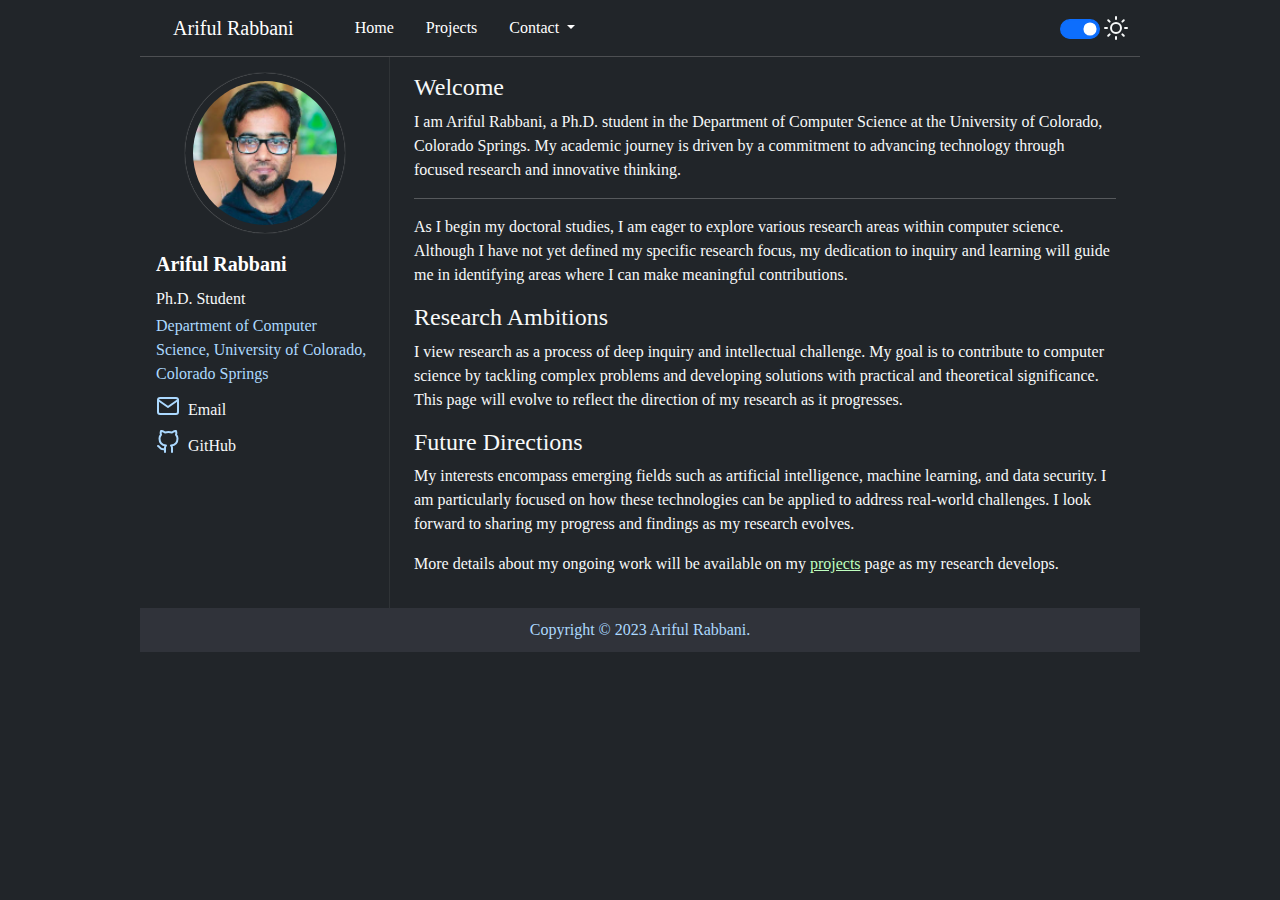
<file: index.html>
<!DOCTYPE html>
<html lang='en'>

<head>
	<meta charset='utf-8'>
	<meta name='viewport' content='width=device-width, initial-scale=1'>
	<meta name='description' content='Portfolio for Ariful'>
	<meta name='author' content='Ariful Rabbani'>
	<title>Home - Ariful</title>
	<link rel='icon' href='favicon.svg'>
	<link href='lib/css/bootstrap.min.css' rel='stylesheet'>
	<link href='style.min.css' type='text/css' rel='stylesheet'>
</head>

<body class='bg-color'>
	<header class='container-main navbar navbar-expand-md navbar-light bg-color sticky-top border-bottom-dim'>
		<div class='container'>
			<a class='navbar-brand text-center fs-5 col-md-2 border-0 bg-transparent text-color-bold'>Ariful Rabbani</a>
			<button class='navbar-toggler text-color' type='button' data-bs-toggle='collapse'
				data-bs-target='#navbarContent' aria-controls='navbarContent' aria-expanded='false'
				aria-label='Toggle navigation'>
				<span class='navbar-toggler-icon' data-feather='menu'></span>
			</button>
			<div class='collapse navbar-collapse' id='navbarContent'>
				<ul class='navbar-nav me-auto'>
					<li class='nav-item ms-3'><a class='nav-link nav-link-uline fs-6 text-color-bold'
							href='/'><b>Home</b></a>
					</li>
					<li class='nav-item ms-3'><a class='nav-link nav-link-uline fs-6 text-color-bold'
							href='projects'>Projects</a></li>
					<li class='nav-item dropdown ms-3'>
						<a class='nav-link dropdown-toggle nav-link-uline fs-6 text-color-bold' href='#' role='button'
							data-bs-toggle='dropdown' aria-expanded='false'>
							Contact
						</a>
						<div id='portfolioDropdown' class='dropdown-menu p-0 bg-color'
							aria-labelledby='portfolioDropdown'>
							<a class='dropdown-item text-color custom-dropdown-item' href='resume'>Resume</a>
							<a class='dropdown-item text-color custom-dropdown-item' id='contactNav' href='contact'>Contact</a>
						</div>
					</li>
				</ul>
				<div class='form-check form-switch float-end'>
					<label class='form-check-label text-color' for='nightModeToggle'>
						<i id='dayNightIcon' data-feather='sun'></i>
					</label>
					<input class='form-check-input' type='checkbox' id='nightModeToggle'
						onchange='toggleDayNightIcon()'>
				</div>
			</div>
		</div>
	</header>
	<div class='container-main d-flex flex-wrap bg-color fade'>
		<nav class='navbar col-md-3 col-lg-3 d-md-block bg-color sidebar'>
			<div class='position-sticky pt-3 sidebar-sticky'>
				<ul class='nav flex-column'>
					<li class='nav-item'>
						<canvas id='profile' class='fade' width='600' height='600'></canvas>
					</li>
					<li class='nav-link nav-item mt-3'><span
							class='active fs-5 font-weight-bold text-color-bold'><b>Ariful Rabbani</b></span>
					</li>
					<li class='nav-item'><span class='nav-link active fs-6 text-color'>Ph.D. Student</span><span class='nav-link fs-6 text-color-dim'
							style='padding-top: 0; margin-top: -5px;'>Department of Computer Science, University of
							Colorado, Colorado Springs</span></li>
					<li class='nav-item'><a class='nav-link fs-6 text-color' href='mailto:krabbani@uccs.edu'
							target='_blank' rel='noopener noreferrer'><span data-feather='mail'
								class='align-text-bottom text-color-dim'></span>
							Email</a></li>
					<li class='nav-item'><a class='nav-link fs-6 text-color' href='https://github.com/arirab'
							target='_blank' rel='noopener noreferrer'><span data-feather='github'
								class='align-text-bottom text-color-dim'></span>
							GitHub</a></li>
				</ul>
			</div>
		</nav>
		<main class='col-md-9 ms-sm-auto col-lg-9 p-3 px-md-4 bg-color'>
			<h4 class='text-color'>Welcome</h4>
			<p class='text-color'>
				I am Ariful Rabbani, a Ph.D. student in the Department of Computer Science at the University of Colorado, Colorado Springs. My academic journey is driven by a commitment to advancing technology through focused research and innovative thinking.
			</p>
			<hr class='text-color'>
			<p class='fs-6 text-color'>
				As I begin my doctoral studies, I am eager to explore various research areas within computer science. Although I have not yet defined my specific research focus, my dedication to inquiry and learning will guide me in identifying areas where I can make meaningful contributions.
			</p>
		
			<h4 class='text-color'>Research Ambitions</h4>
			<p class='text-color'>
				I view research as a process of deep inquiry and intellectual challenge. My goal is to contribute to computer science by tackling complex problems and developing solutions with practical and theoretical significance. This page will evolve to reflect the direction of my research as it progresses.
			</p>
		
			<h4 class='text-color'>Future Directions</h4>
			<p class='text-color'>
				My interests encompass emerging fields such as artificial intelligence, machine learning, and data security. I am particularly focused on how these technologies can be applied to address real-world challenges. I look forward to sharing my progress and findings as my research evolves.
			</p>
		
			<p class='text-color'>
				More details about my ongoing work will be available on my <a href='projects'>projects</a> page as my research develops.
			</p>
		</main>
		
		
	</div>
	<footer class='container-main footer text-color-dim bg-color-dim'>
		<div class='row'>
			<div class='col text-center'>
				Copyright © 2023 Ariful Rabbani.
			</div>
		</div>
	</footer>
	<script src='lib/js/bootstrap.bundle.min.js' defer></script>
	<script src='lib/js/feather.min.js'></script>
	<script type='text/javascript' src='script.min.js'></script>
	<script type='text/javascript'>
		// Draw the profile image on the canvas if supported, otherwise insert the image element
		window.onload = function () {
			let canvas = document.getElementById('profile');
			if (canvas.getContext) {
				var ctx = canvas.getContext('2d');
				var img = new Image();
				img.onload = function () {
					ctx.drawImage(img, 0, 0, 600, 600);
					canvas.classList.add('show');
				}
				img.src = 'img/profile.jpg';
			} else {
				// Canvas is not supported, insert the image
				var imgElement = document.createElement('img');
				imgElement.id = 'profileImgFallback';
				imgElement.src = 'img/profile.jpg';
				imgElement.alt = 'Profile image of Ariful Rabbani';
				imgElement.classList.add('fade');
				canvas.parentNode.replaceChild(imgElement, canvas);
				imgElement.onload = function () {
					imgElement.classList.add('show');
				}
			}
		};
	</script>
</body>

</html>
</file>
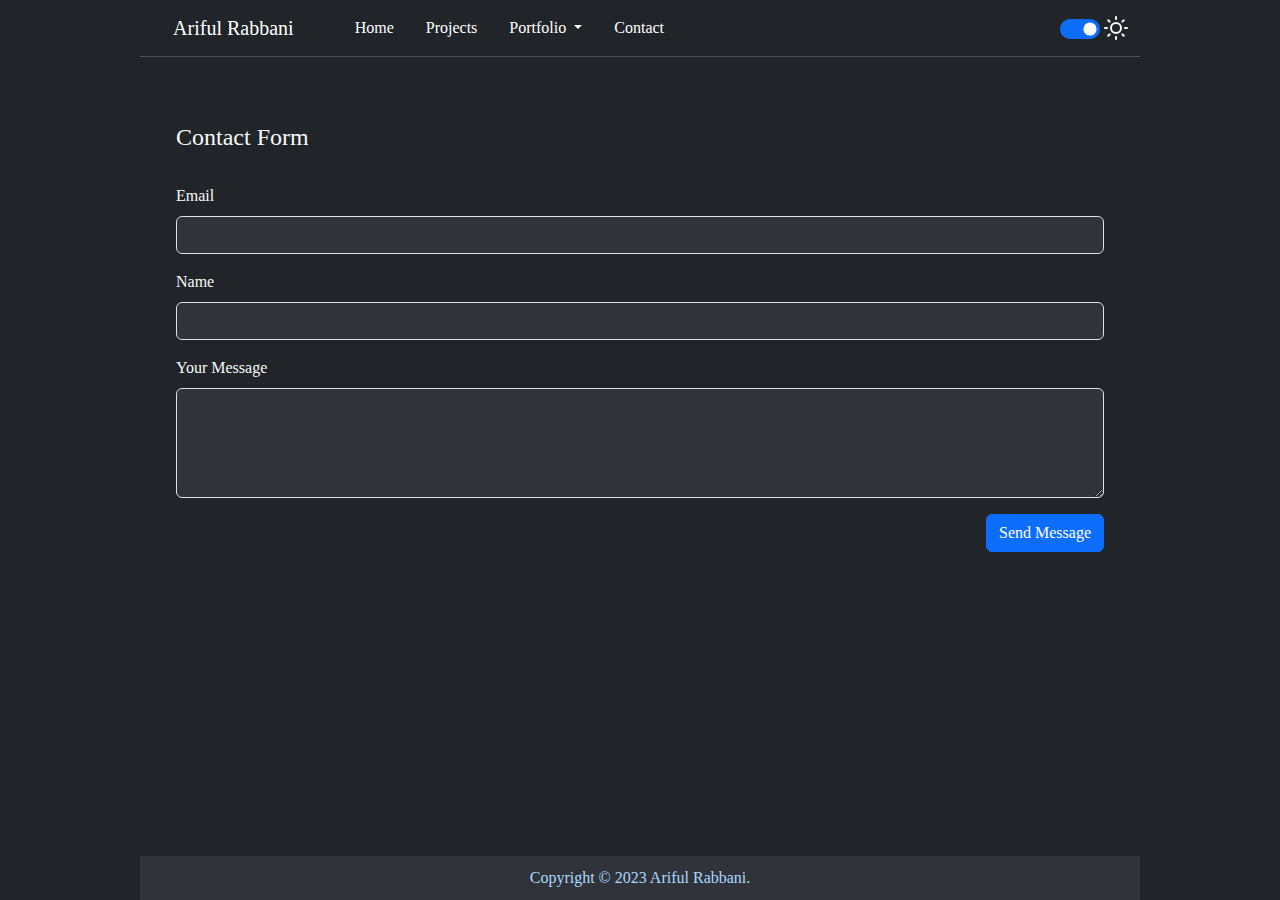
<file: contact.html>
<!DOCTYPE html>
<html lang='en'>

<head>
	<meta charset='utf-8'>
	<meta name='viewport' content='width=device-width, initial-scale=1'>
	<meta name='description' content='Contact'>
	<meta name='author' content='Ariful Rabbani'>
	<title>Contact · Simeon</title>
	<link rel='icon' href='favicon.svg'>
	<link href='lib/css/bootstrap.min.css' rel='stylesheet'>
	<link href='style.min.css' type='text/css' rel='stylesheet'>
</head>

<body class='bg-color'>
	<header class='container-main navbar navbar-expand-md navbar-light bg-color sticky-top border-bottom-dim'>
		<div class='container'>
			<a class='navbar-brand text-center fs-5 col-md-2 border-0 bg-transparent text-color-bold'>Ariful Rabbani</a>
			<button class='navbar-toggler text-color' type='button' data-bs-toggle='collapse'
				data-bs-target='#navbarContent' aria-controls='navbarContent' aria-expanded='false'
				aria-label='Toggle navigation'>
				<span class='navbar-toggler-icon' data-feather='menu'></span>
			</button>
			<div class='collapse navbar-collapse' id='navbarContent'>
				<ul class='navbar-nav me-auto'>
					<li class='nav-item ms-3'><a class='nav-link nav-link-uline fs-6 text-color-bold' href='/'>Home</a>
					</li>
					<li class='nav-item ms-3'><a class='nav-link nav-link-uline fs-6 text-color-bold'
							href='projects'>Projects</a></li>
					<li class='nav-item dropdown ms-3'>
						<a class='nav-link dropdown-toggle nav-link-uline fs-6 text-color-bold' href='#' role='button'
							data-bs-toggle='dropdown' aria-expanded='false'>
							Portfolio
						</a>
						<div id='portfolioDropdown' class='dropdown-menu p-0 bg-color'
							aria-labelledby='portfolioDropdown'>
							<a class='dropdown-item text-color custom-dropdown-item' href='resume'>Resume</a>
						</div>
					</li>
					<li class='nav-item ms-3'>
						<a class='nav-link nav-link-uline fs-6 text-color-bold' id='contactNav'
							href='contact'><b>Contact</b></a>
					</li>
				</ul>
				<div class='form-check form-switch float-end'>
					<label class='form-check-label text-color' for='nightModeToggle'>
						<i id='dayNightIcon' data-feather='sun'></i>
					</label>
					<input class='form-check-input' type='checkbox' id='nightModeToggle'
						onchange='toggleDayNightIcon()'>
				</div>
			</div>
		</div>
	</header>
	<div id='form-container' class='container-main d-flex flex-wrap bg-color fade'>
		<main class='col-md-12 ms-sm-auto col-lg-12 px-md-4 bg-color'>
			<div class='d-flex justify-content-between flex-wrap flex-md-nowrap align-items-center pt-3 pb-2 mb-3'>
				<div class='container text-color p-o'>
					<script type='text/javascript'>
						var submitted = false;
					</script>
					<!-- Hidden iframe for form submission -->
					<iframe name='hidden_iframe' id='hidden_iframe' style='display:none;'
						onload='if(submitted) {window.location="submitted.html";}'></iframe>
					<form id='contact-form'
						action='https://docs.google.com/forms/d/e/1FAIpQLSfMSezQyjxUFghM6xsoLHSjy2PbtQzi0zCv_HOwnER5W7D8_A/formResponse?embedded=true'
						method='POST' target='hidden_iframe' onsubmit='saveMessageToStorage(); submitted=true;'>
						<h4 id='form-header' class='text-color'>Contact Form</h4>
						<br>
						<!-- <i data-feather='coffee' class='text-color-dimmer float-end'
							style='width: 50px; height: 50px; margin-top: -25px; rotate(-90deg);'></i> -->
						<div class='mb-3'>
							<label for='email' class='form-label text-color'>Email</label>
							<input type='email' class='form-control text-color bg-color-dim' id='email'
								name='entry.851633341' required>
						</div>
						<div class='mb-3'>
							<label for='name' class='form-label text-color'>Name</label>
							<input type='text' class='form-control text-color bg-color-dim' id='name'
								name='entry.1644470241' required>
						</div>
						<div class='mb-3'>
							<label for='message' class='form-label text-color'>Your Message</label>
							<textarea class='form-control text-color bg-color-dim' id='message' rows='4'
								name='entry.1799038713' required></textarea>
						</div>
						<button type='submit' class='btn btn-primary float-end'>Send Message</button>
					</form>
				</div>
			</div>
		</main>
	</div>
	<footer class='container-main footer text-color-dim bg-color-dim'>
		<div class='row'>
			<div class='col text-center'>
				Copyright © 2023 Ariful Rabbani.
			</div>
		</div>
	</footer>
	<script src='lib/js/bootstrap.bundle.min.js' defer></script>
	<script src='lib/js/feather.min.js'></script>
	<script type='text/javascript' src='script.min.js'></script>

	<script type='text/javascript'>
		// Adjust the iframe height to fit the window
		function adjustIframeHeight() {
			const headerHeight = document.querySelector('header').offsetHeight;
			const footerHeight = document.querySelector('footer').offsetHeight;
			const iframeHeight = window.innerHeight - headerHeight - footerHeight;
			document.getElementById('form-container').style.height = iframeHeight + 'px';
		}
		window.addEventListener('resize', adjustIframeHeight);
		window.addEventListener('DOMContentLoaded', adjustIframeHeight);

		// Hide footer on mobile devices when input is focused
		const footer = document.querySelector('.footer');
		const inputs = document.querySelectorAll('input, textarea');
		if (window.innerHeight > window.innerWidth) { // Mobile devices
			inputs.forEach(input => {
				input.addEventListener('focus', () => {
					footer.style.opacity = '0';
				});
				input.addEventListener('blur', () => {
					footer.style.opacity = '1';
				});
			});
		}

		function saveMessageToStorage() {
			const message = document.getElementById('message').value;
			const email = document.getElementById('email').value;
			const name = document.getElementById('name').value;
			localStorage.setItem('submittedMessage', message);
			localStorage.setItem('submittedEmail', email);
			localStorage.setItem('submittedName', name);
		}
	</script>

</body>

</html>
</file>
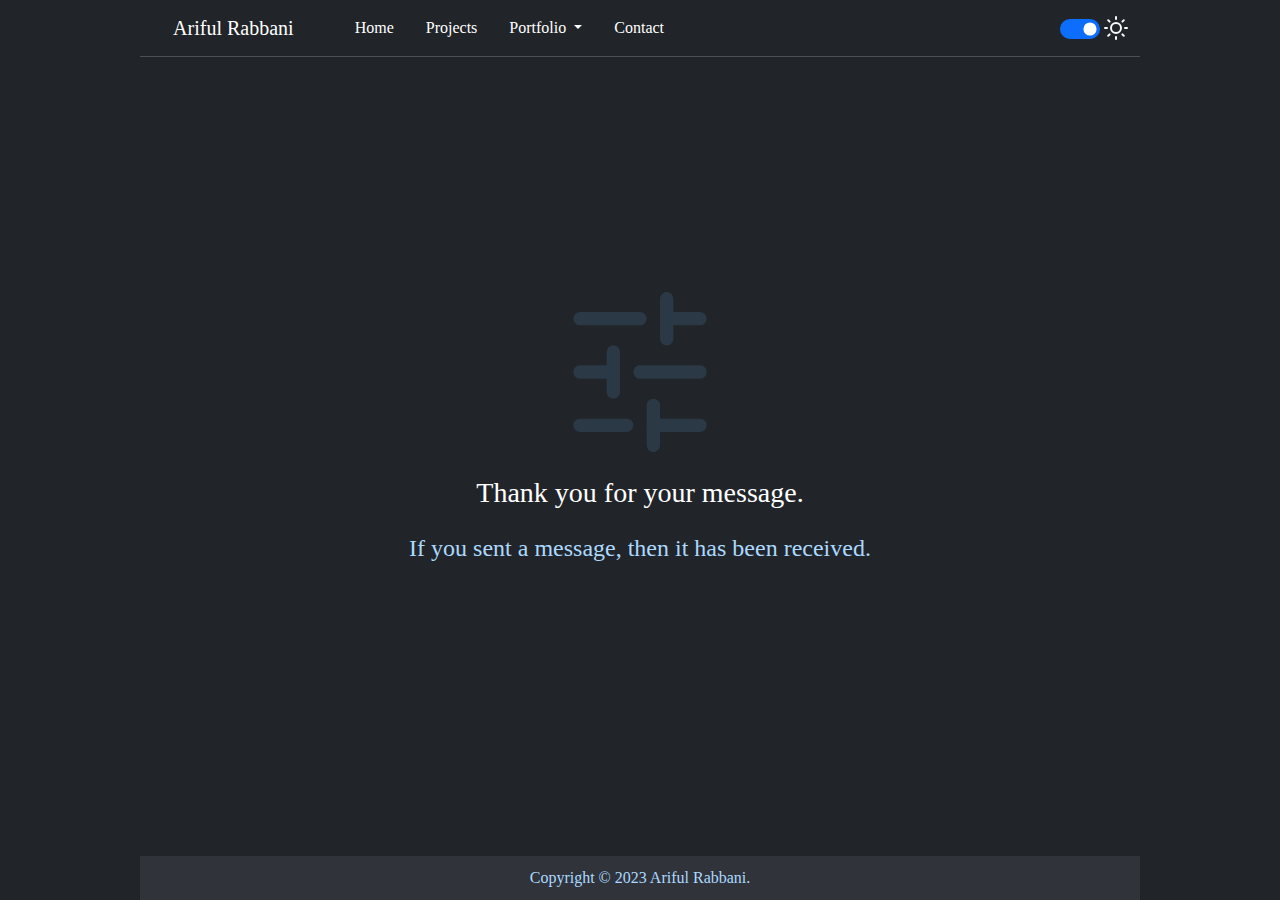
<file: submitted.html>
<!DOCTYPE html>
<html lang='en'>

<head>
	<meta charset='utf-8'>
	<meta name='viewport' content='width=device-width, initial-scale=1'>
	<meta name='description' content='Message submitted'>

	<meta name='author' content='Ariful Rabbani'>
	<title>Thank you for your message</title>
	<link rel='icon' href='favicon.svg'>
	<link href='lib/css/bootstrap.min.css' rel='stylesheet'>
	<link href='style.min.css' type='text/css' rel='stylesheet'>
</head>

<body class='bg-color'>
	<header class='container-main navbar navbar-expand-md navbar-light bg-color sticky-top border-bottom-dim'>
		<div class='container'>
			<a class='navbar-brand text-center fs-5 col-md-2 border-0 bg-transparent text-color-bold'>Ariful Rabbani</a>
			<button class='navbar-toggler text-color' type='button' data-bs-toggle='collapse'
				data-bs-target='#navbarContent' aria-controls='navbarContent' aria-expanded='false'
				aria-label='Toggle navigation'>
				<span class='navbar-toggler-icon' data-feather='menu'></span>
			</button>
			<div class='collapse navbar-collapse' id='navbarContent'>
				<ul class='navbar-nav me-auto'>
					<li class='nav-item ms-3'><a class='nav-link nav-link-uline fs-6 text-color-bold' href='/'>Home</a>
					</li>
					<li class='nav-item ms-3'><a class='nav-link nav-link-uline fs-6 text-color-bold'
							href='projects'>Projects</a></li>
					<li class='nav-item dropdown ms-3'>
						<a class='nav-link dropdown-toggle nav-link-uline fs-6 text-color-bold' href='#' role='button'
							data-bs-toggle='dropdown' aria-expanded='false'>
							Portfolio
						</a>
						<div id='portfolioDropdown' class='dropdown-menu p-0 bg-color'
							aria-labelledby='portfolioDropdown'>
							<a class='dropdown-item text-color custom-dropdown-item' href='resume'>Resume</a>
						</div>
					</li>
					<li class='nav-item ms-3'>
						<a class='nav-link nav-link-uline fs-6 text-color-bold' id='contactNav'
							href='contact'><b>Contact</b></a>
					</li>
				</ul>
				<div class='form-check form-switch float-end'>
					<label class='form-check-label text-color' for='nightModeToggle'>
						<i id='dayNightIcon' data-feather='sun'></i>
					</label>
					<input class='form-check-input' type='checkbox' id='nightModeToggle'
						onchange='toggleDayNightIcon()'>
				</div>
			</div>
		</div>
	</header>
	<div id='container' class='container-main d-flex flex-wrap bg-color fade justify-content-center align-items-center'
		style='min-height: 60vh;'>
		<div class='text-center'>
			<i data-feather='sliders' class='mb-4 text-color-dimmer user-select-none'
				style='width: 160px; height: 160px; margin-top: -50px; transform: rotate(-90deg);'></i>

			<h3 class='text-color-bold mb-4 animated fadeIn user-select-none'>Thank you for your message.</h3>
			<h4 id='messageStatus' class='text-color-dim animated fadeIn delay-1s user-select-none'></h4>

			<div id='submissionBox' class='mt-4 p-4 rounded bg-color-dimmer text-start'>
				<p class='mb-2 user-select-none'>
					<span class='text-color-dim'>Submitted Name:</span>
					<span id='displayName' class='text-color' style='user-select: all;'></span>
				</p>
				<p class='mb-2 user-select-none'>
					<span class='text-color-dim'>Submitted Email:</span>
					<span id='displayEmail' class='text-color' style='user-select: all;'></span>
				</p>
				<p class='mb-2 user-select-none'>
					<span class='text-color-dim'>Submitted Message:</span>
				</p>
				<pre id='displayMessage' class='text-color mb-0' style='white-space: pre-wrap; user-select: all;'></pre>
			</div>

		</div>
	</div>
	<footer class='container-main footer text-color-dim bg-color-dim'>
		<div class='row'>
			<div class='col text-center'>
				Copyright © 2023 Ariful Rabbani.
			</div>
		</div>
	</footer>
	<script src='lib/js/bootstrap.bundle.min.js' defer></script>
	<script src='lib/js/feather.min.js'></script>
	<script type='text/javascript' src='script.min.js'></script>

	<script type='text/javascript'>
		// Adjust the iframe height to fit the window
		function adjustIframeHeight() {
			const headerHeight = document.querySelector('header').offsetHeight;
			const footerHeight = document.querySelector('footer').offsetHeight;
			const iframeHeight = window.innerHeight - headerHeight - footerHeight;
			document.getElementById('container').style.height = iframeHeight + 'px';
		}

		window.addEventListener('resize', adjustIframeHeight);

		// Save the message to local storage in case the user wants to view it again
		document.addEventListener('DOMContentLoaded', function () {
			adjustIframeHeight();
			const submittedMessage = localStorage.getItem('submittedMessage');
			const submittedEmail = localStorage.getItem('submittedEmail');
			const submittedName = localStorage.getItem('submittedName');

			if (submittedMessage && submittedEmail && submittedName) {
				document.getElementById('messageStatus').innerText = 'Your message has been received.';
				document.getElementById('displayMessage').textContent = submittedMessage;
				document.getElementById('displayEmail').textContent = submittedEmail;
				document.getElementById('displayName').textContent = submittedName;
			} else {
				document.getElementById('messageStatus').innerText = 'If you sent a message, then it has been received.';
				document.getElementById('submissionBox').style.display = 'none';
			}
		});


	</script>

</body>

</html>
</file>
<file: style.min.css>
@import url('https://fonts.googleapis.com/css2?family=Roboto:wght@400&display=swap');body {--border-color: gray;--bg-color: #f8f9fa;--bg-color-inv: #4a7768;--bg-color-dim: #ecf2f5;--bg-color-dimmer: #c7dbea;--text-color: #202828;--text-color-inv: #f7f9f9;--text-color-dim: #055aa1;--text-color-dimmer: #c7dbea;--text-color-bold: #000000;font-size: 16px;line-height: 1.5;font-family: 'Times New Roman', Times, serif;}.navbar-toggler {border: none;}.navbar-toggler:focus {--bs-navbar-toggler-focus-width: 1px !important;color: rgba(157, 255, 219, 0.6) !important;}h3 {font-weight: 400;}h4, h5, h6 {font-weight: 350;}p, li, a {font-weight: 300;}.list-group-item {border: none;}.container-main {margin: 0 auto;width: 100%;max-width: 1000px;}@media (max-width: 992px) {.container-main {max-width: 900px;}}@media (max-width: 767px) {.container-main {max-width: 700px;}.container {max-width: inherit !important;}.sidebar {width: 100%;}.form-check.form-switch {margin-top: -36px;}#portfolioDropdown {border: 0 !important;}#contactNav {margin-right: 100px !important;border-right: 1px solid rgba(180, 180, 180, 0.3) !important;}}::-webkit-scrollbar {width: 8px;height: 8px;}::-webkit-scrollbar-thumb {background: rgba(0, 0, 0, 0.3);border-radius: 4px;transition: background 0.3s;}::-webkit-scrollbar-thumb:hover {background: rgba(0, 0, 0, 0.5);}::-webkit-scrollbar-track {background: transparent;}* {scrollbar-width: thin;scrollbar-color: rgba(0, 0, 0, 0.3) transparent;}main {margin: 0 auto;padding-top: 50px;}#profile {border-radius: 50%;width: 160px;display: block;margin: 0 auto;padding: 8px;box-shadow: 0 0 1px rgba(200, 200, 200, 0.8);pointer-events: none;}a:link:not(.btn, .navbar-brand, .nav-link), a:visited:not(.btn, .navbar-brand, .nav-link) {color: #6ead6e;}a:hover:not(.btn, .navbar-brand, .nav-link) {color: #c9749f;}a:active:not(.btn, .navbar-brand, .nav-link) {color: #17a5a5;}.nav-link-uline {position: relative;transition: all 0.3s;}.nav-link-uline::before {content: "";position: absolute;bottom: 5px;left: 50%;width: 0;height: 1px;background-color: var(--border-color);transition: width 0.3s;transform: translateX(-50%);}.nav-link-uline:hover::before {width: 100%;}.border-bottom-dim {border-bottom: var(--bs-border-width) var(--bs-border-style) rgba(180, 180, 180, 0.3) !important;}.blind {color: inherit !important;text-decoration: none !important;cursor: inherit !important;}.sidebar {position: relative;top: 0;padding: 0;box-shadow: inset -1px 0 0 rgba(180, 180, 180, 0.1);}.sidebar-sticky {overflow-x: hidden;overflow-y: auto;}.sidebar .nav-link {font-weight: 500;color: #333;padding-top: 0;}.sidebar .nav-link .feather {margin-right: 4px;color: #727272;}.sidebar .nav-link.active {color: #2470dc;}.sidebar .nav-link:hover .feather, .sidebar .nav-link.active .feather {color: inherit;}.footer {position: static;padding: 10px 0;text-align: center;background-color: #eeeeee;transition: opacity 0.3s;white-space: nowrap;overflow: hidden;text-overflow: ellipsis;}.badge-right {float: right;}#nightModeToggle {position: inline;margin-top: 7px;transform: scale(1.25);}.bg-color, .bg-color-dim, .bg-color-dimmer {background-color: #212529;}.bg-color-inv {background-color: #99e3ca;}.bg-card-color {background-color: rgba(51, 91, 131, 0.02);}.text-color, .text-color-dim, .text-color-dimmer, .text-color-bold, p a {color: #f7f9f9;}.text-color-inv, p a {color: white;}.night-mode-animation {transition: background-color 0.5s ease, color 0.5s ease;}#portfolioDropdown {margin-top: 7.8px;border-left: var(--bs-border-width) var(--bs-border-style) rgba(180, 180, 180, 0.3);border-right: var(--bs-border-width) var(--bs-border-style) rgba(180, 180, 180, 0.3);border-bottom: var(--bs-border-width) var(--bs-border-style) rgba(180, 180, 180, 0.3);border-top: none !important;border-top-left-radius: 0 !important;border-top-right-radius: 0 !important;height: 0;opacity: 0;overflow: hidden;transition: height 0.3s ease-out, opacity 0.3s ease-out;}.nav-item.dropdown:hover #portfolioDropdown {height: 92px;opacity: 1;}.custom-dropdown-item {display: flex;align-items: center;height: 46px;padding: 0 1rem;}.custom-dropdown-item:hover {background-color: var(--bg-color-dimmer);}#counter {margin-right: 10px;opacity: 0.2;cursor: default;}#visitorModal .modal-body {display: flex;flex-direction: column;align-items: center;}#visitorModal #visitorGraphModal {width: 100%;overflow-x: auto;overflow-y: hidden;padding-bottom: 30px;}
</file>
